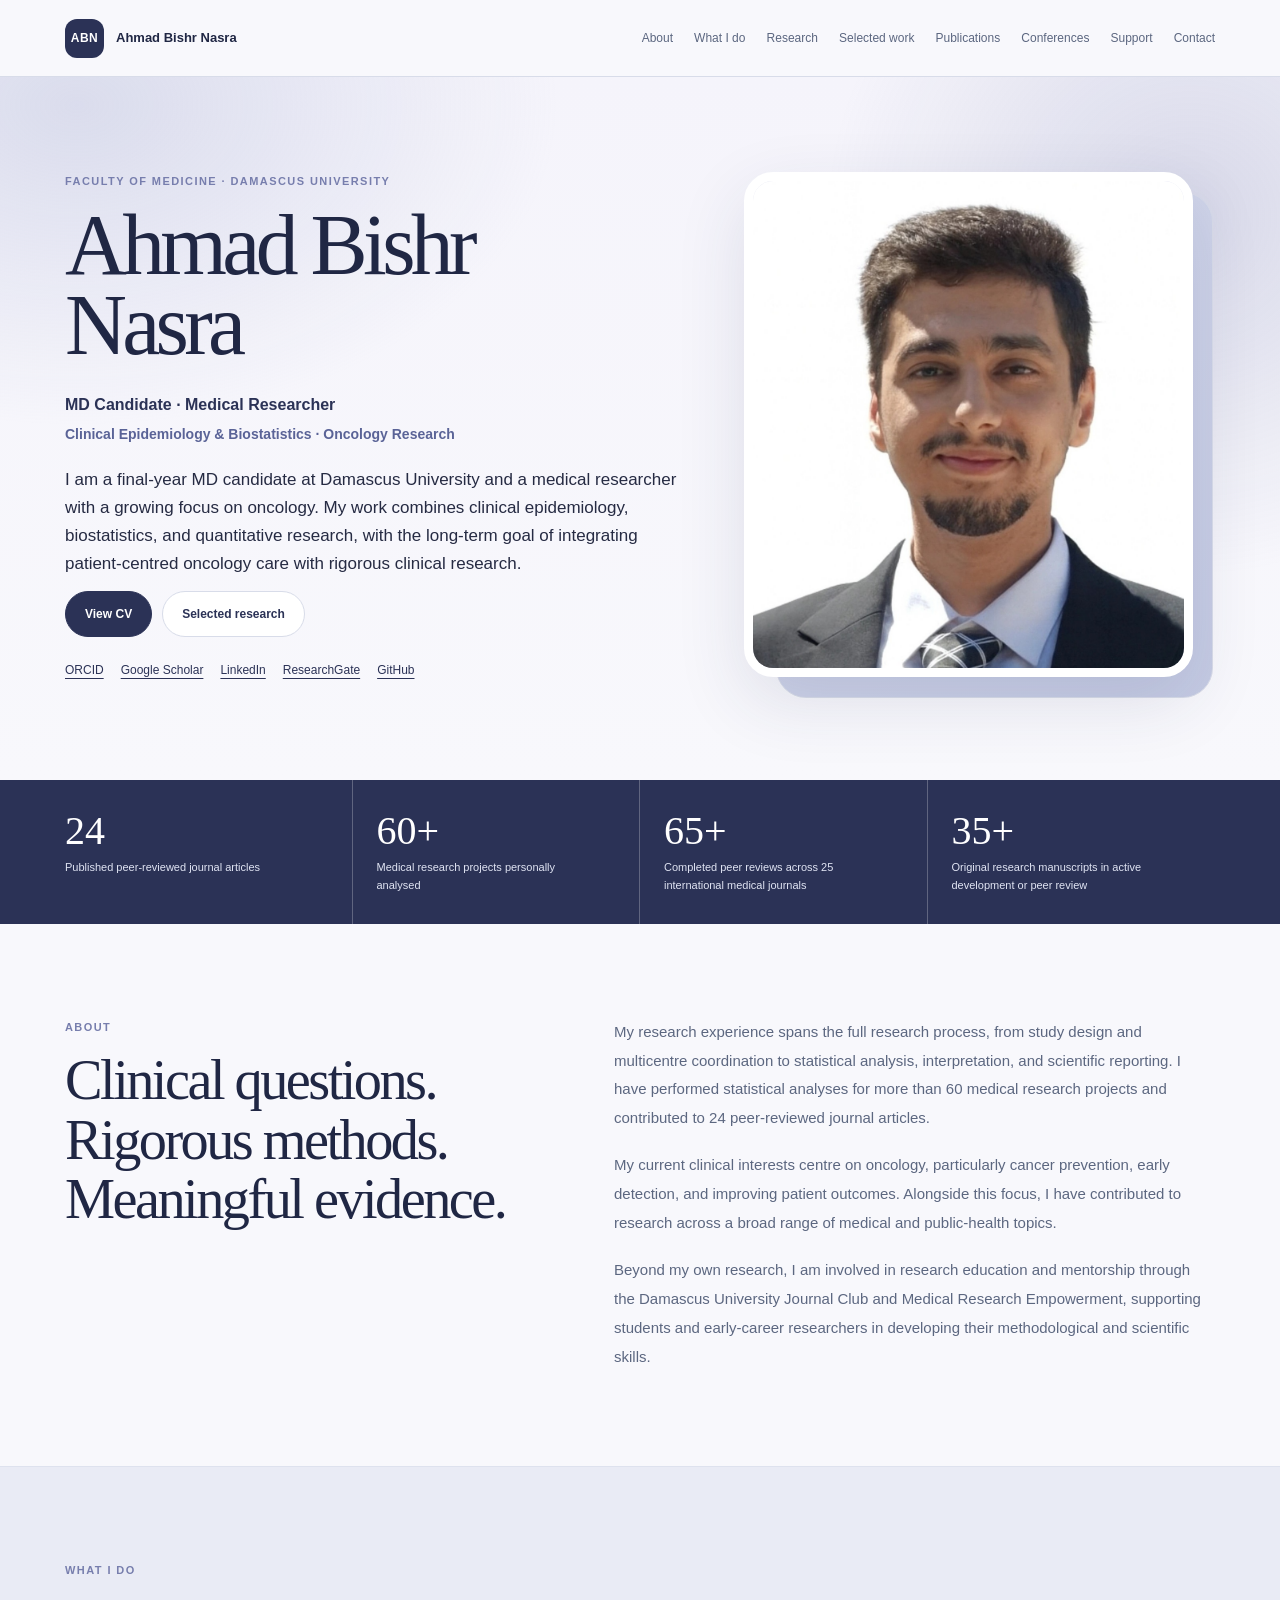
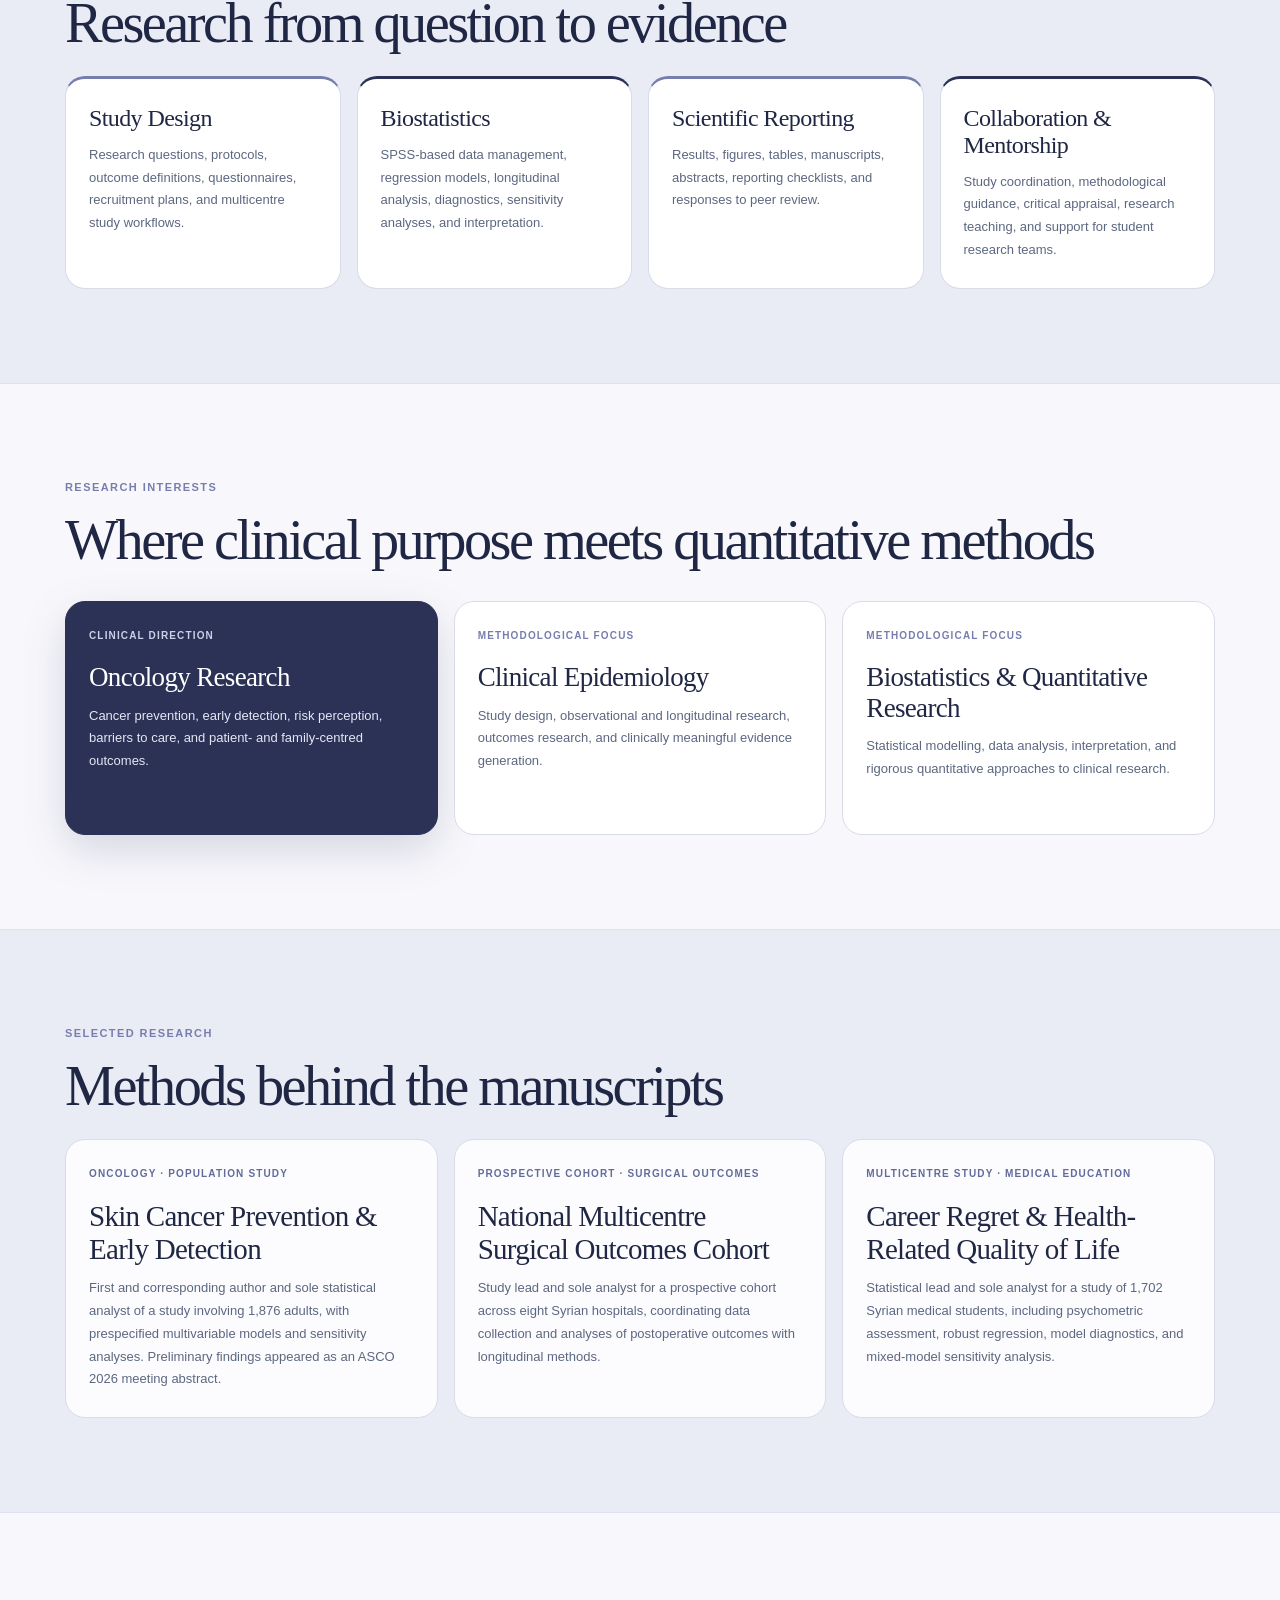
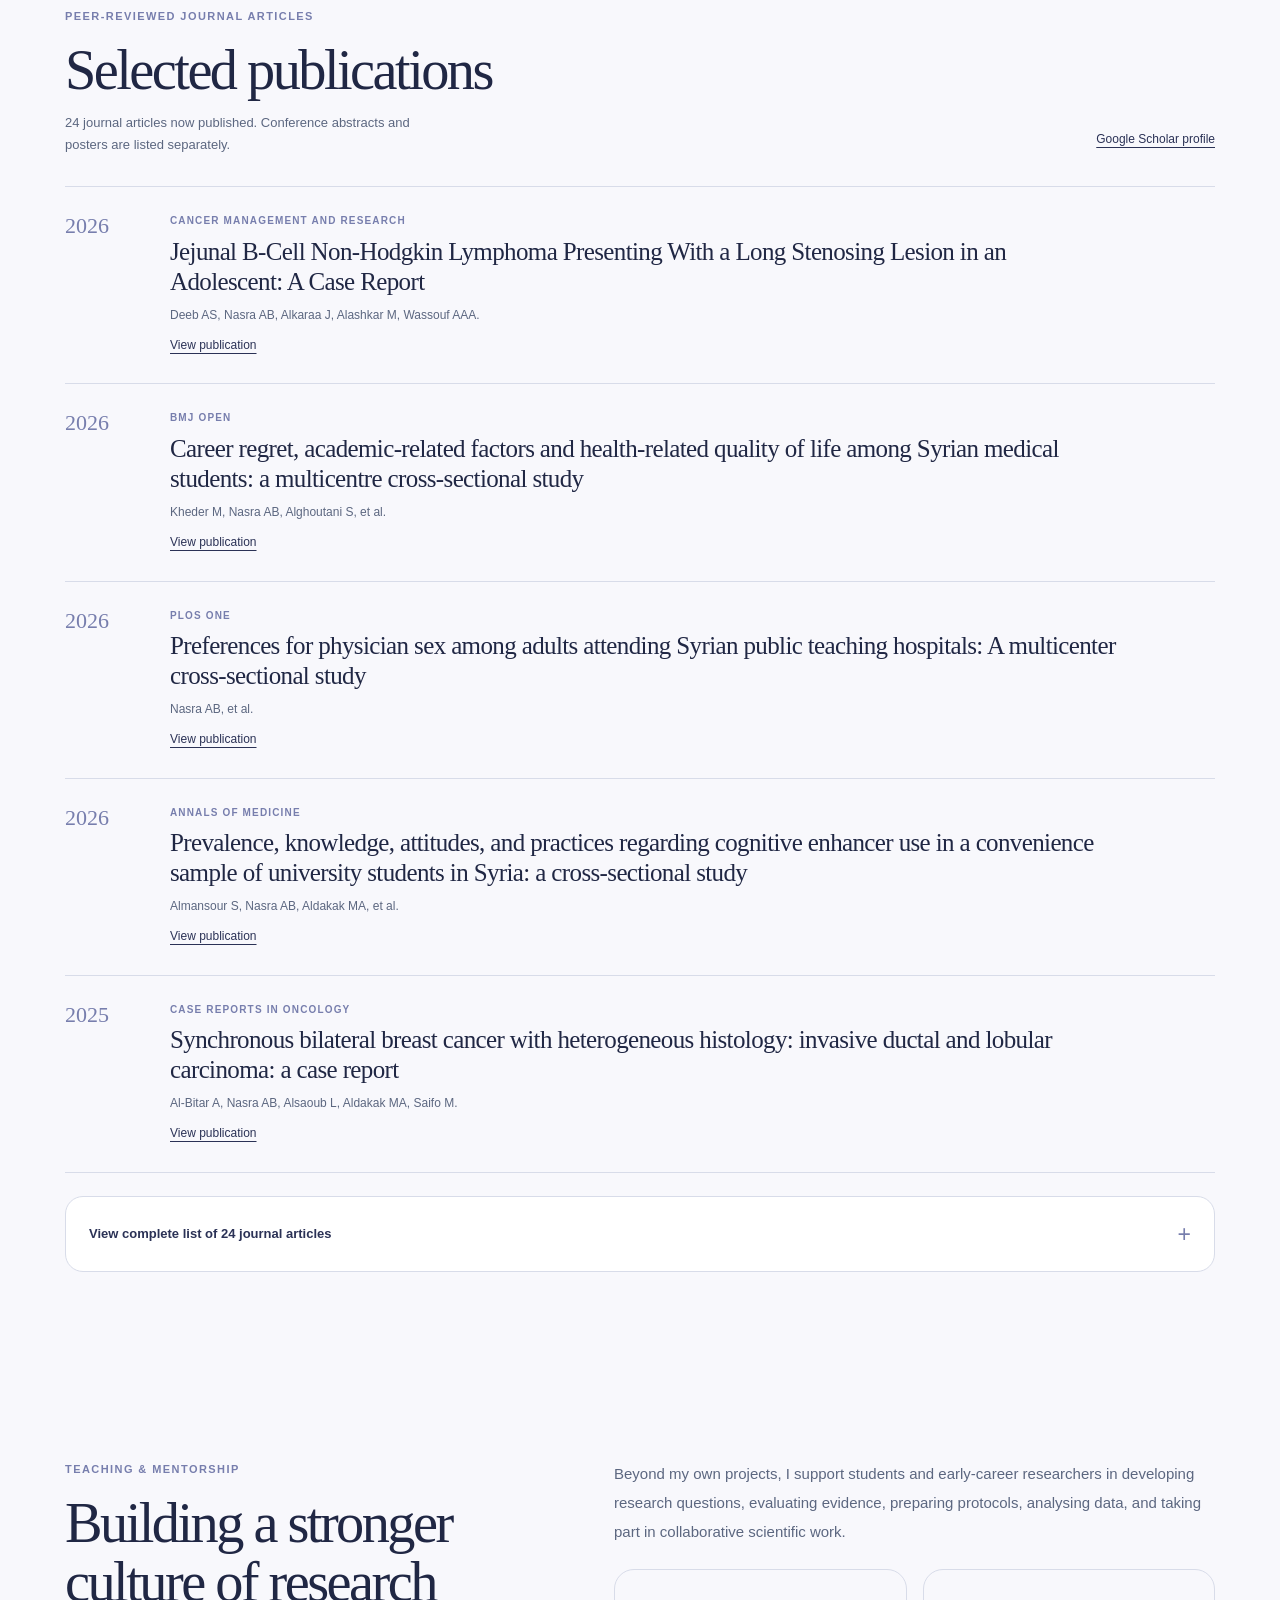
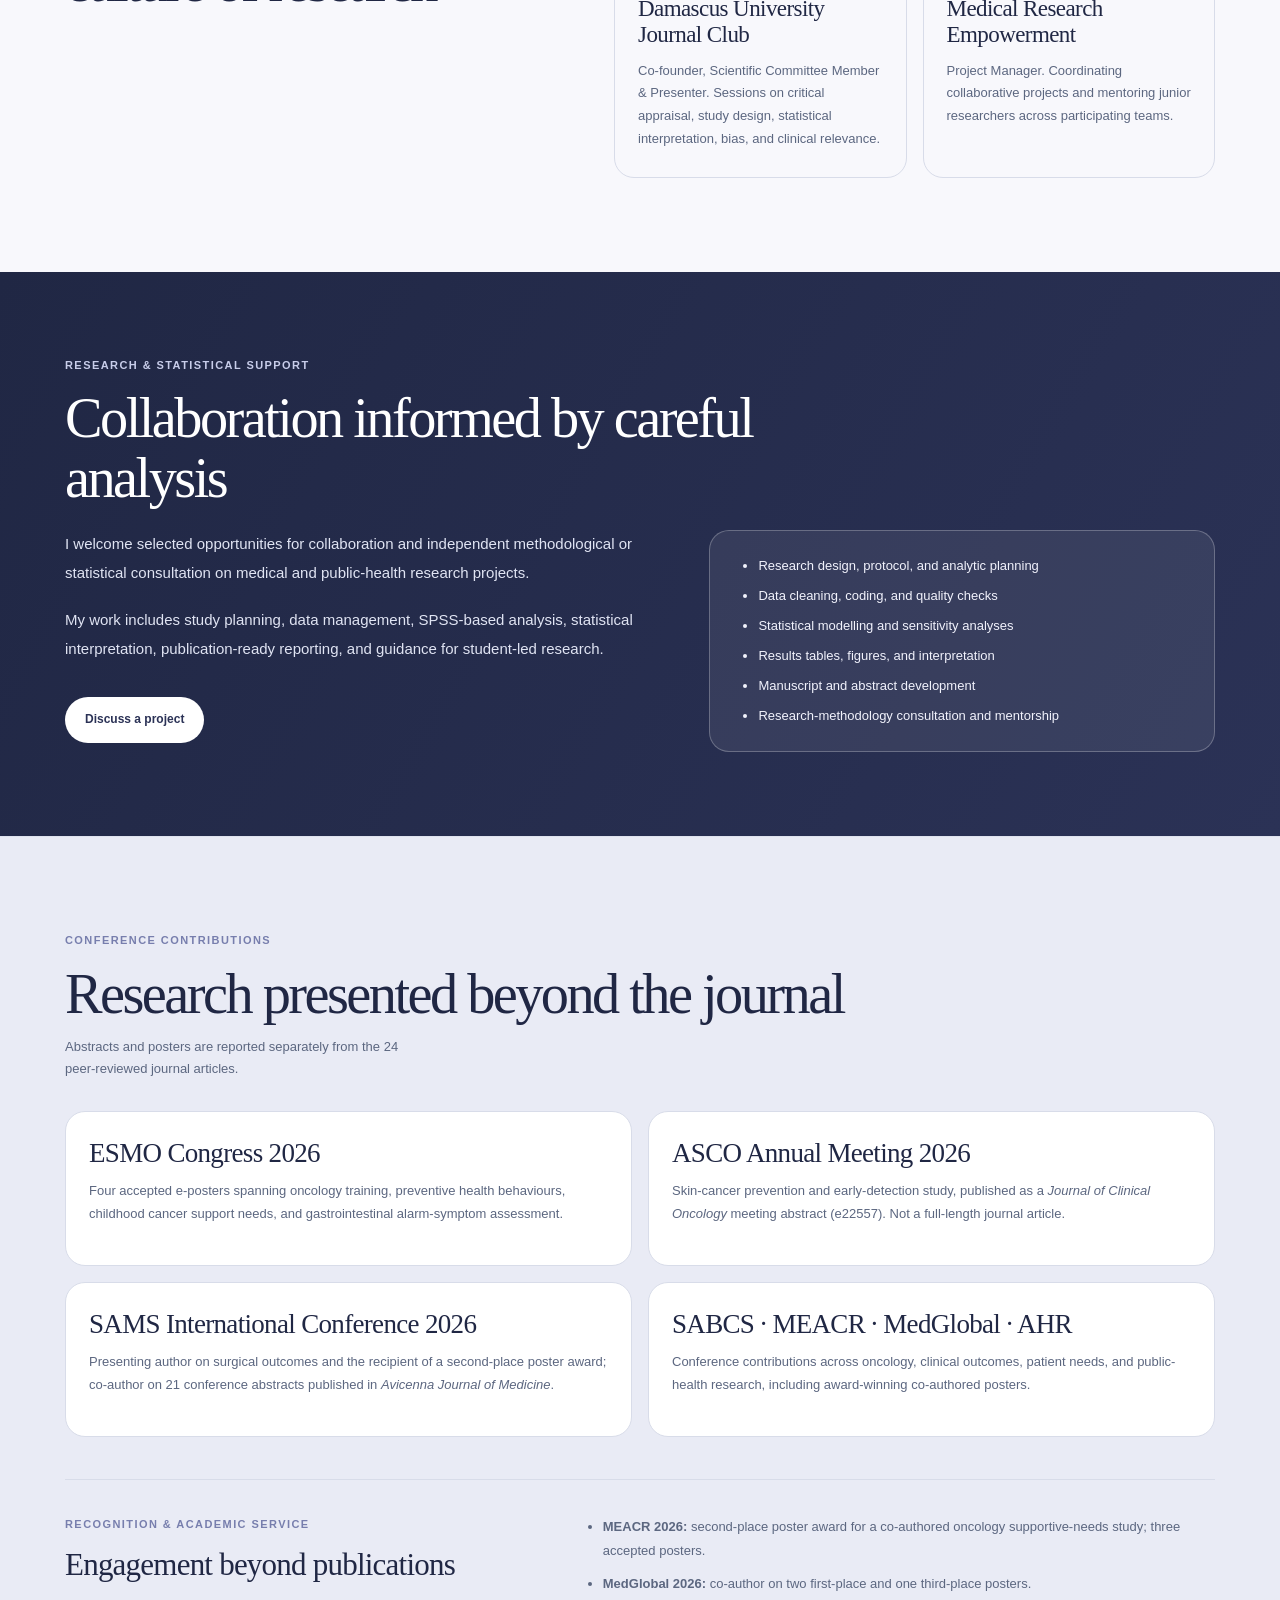
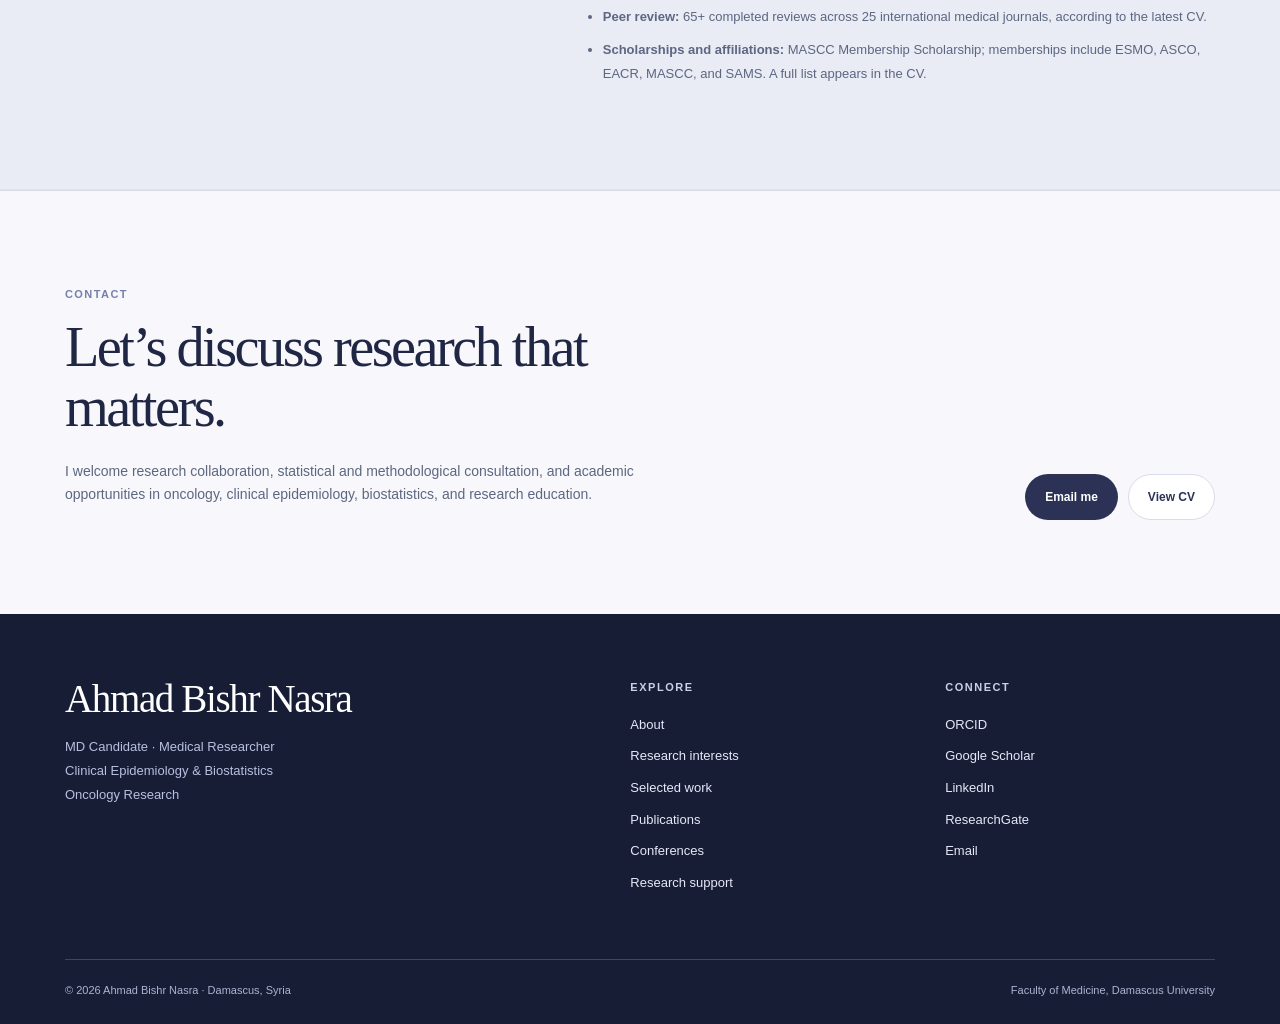
<file: index.html>
<!DOCTYPE html>

<html lang="en">
<head>
<meta charset="utf-8"/>
<meta content="width=device-width, initial-scale=1" name="viewport"/>
<title>Ahmad Bishr Nasra | Medical Researcher · Clinical Epidemiology · Oncology Research</title>
<meta content="Ahmad Bishr Nasra is a final-year MD candidate at Damascus University and medical researcher working in clinical epidemiology, biostatistics, and oncology research, with experience in multicentre studies, statistical analysis, and research mentorship." name="description"/>
<meta content="Ahmad Bishr Nasra" name="author"/>
<meta content="index,follow,max-image-preview:large" name="robots"/>
<meta content="#2B3256" name="theme-color"/>
<link href="https://ahmadbishrnasra.github.io/" rel="canonical"/>
<meta content="profile" property="og:type"/>
<meta content="https://ahmadbishrnasra.github.io/" property="og:url"/>
<meta content="Ahmad Bishr Nasra | Medical Researcher · Clinical Epidemiology · Oncology Research" property="og:title"/>
<meta content="Final-year MD candidate at Damascus University. Clinical epidemiology, biostatistics, oncology research, and research education." property="og:description"/>
<meta content="https://ahmadbishrnasra.github.io/assets/social-card.png?v=20261104" property="og:image"/>
<meta content="Ahmad Bishr Nasra, MD candidate and medical researcher" property="og:image:alt"/>
<meta content="Ahmad Bishr" property="profile:first_name"/>
<meta content="Nasra" property="profile:last_name"/>
<meta content="summary_large_image" name="twitter:card"/>
<meta content="Ahmad Bishr Nasra | Medical Researcher · Clinical Epidemiology · Oncology Research" name="twitter:title"/>
<meta content="MD Candidate · Medical Researcher · Clinical Epidemiology &amp; Biostatistics · Oncology Research. Academic portfolio and research collaboration." name="twitter:description"/>
<meta content="https://ahmadbishrnasra.github.io/assets/social-card.png?v=20261104" name="twitter:image"/>
<meta content="Ahmad Bishr Nasra, MD candidate and medical researcher" name="twitter:image:alt"/>
<link href="assets/favicon.svg" rel="icon" type="image/svg+xml"/>
<link href="styles.css" rel="stylesheet"/>
<script type="application/ld+json">{
  "@context": "https://schema.org",
  "@type": "ProfilePage",
  "name": "Ahmad Bishr Nasra",
  "description": "Academic profile of Ahmad Bishr Nasra, final-year MD candidate and medical researcher at Damascus University working in clinical epidemiology, biostatistics, and oncology research.",
  "url": "https://ahmadbishrnasra.github.io/",
  "dateModified": "2026-11-05T13:17:35+00:00",
  "primaryImageOfPage": {
    "@type": "ImageObject",
    "url": "https://ahmadbishrnasra.github.io/assets/ahmad-bishr-nasra-hero.jpg",
    "contentUrl": "https://ahmadbishrnasra.github.io/assets/ahmad-bishr-nasra-hero.jpg",
    "name": "Ahmad Bishr Nasra",
    "caption": "Professional portrait of Ahmad Bishr Nasra",
    "representativeOfPage": true
  },
  "mainEntity": {
    "@type": "Person",
    "name": "Ahmad Bishr Nasra",
    "givenName": "Ahmad Bishr",
    "familyName": "Nasra",
    "jobTitle": "MD Candidate and Medical Researcher",
    "email": "mailto:ahmadbishrnasra@gmail.com",
    "image": {
      "@type": "ImageObject",
      "url": "https://ahmadbishrnasra.github.io/assets/ahmad-bishr-nasra-hero.jpg",
      "contentUrl": "https://ahmadbishrnasra.github.io/assets/ahmad-bishr-nasra-hero.jpg",
      "name": "Ahmad Bishr Nasra",
      "caption": "Professional portrait of Ahmad Bishr Nasra",
      "representativeOfPage": true
    },
    "url": "https://ahmadbishrnasra.github.io/",
    "identifier": "https://orcid.org/0009-0002-8243-9385",
    "affiliation": {
      "@type": "CollegeOrUniversity",
      "name": "Damascus University",
      "department": "Faculty of Medicine"
    },
    "sameAs": [
      "https://orcid.org/0009-0002-8243-9385",
      "https://scholar.google.com/citations?user=wnWyQ7wAAAAJ&hl=en",
      "https://www.linkedin.com/in/ahmad-bishr-nasra",
      "https://www.researchgate.net/profile/Ahmad-Bishr-Nasra",
      "https://github.com/ahmadbishrnasra"
    ],
    "knowsAbout": [
      "Clinical epidemiology",
      "Biostatistics",
      "Oncology research",
      "Quantitative clinical research",
      "Cancer prevention and early detection",
      "Clinical study design",
      "Outcomes research",
      "Statistical analysis",
      "Multicenter studies",
      "Scientific writing",
      "Research mentorship"
    ]
  }
}</script>
</head>
<body>
<a class="skip-link" href="#main">Skip to content</a>
<header class="site-header">
<div class="wrap nav-wrap">
<a aria-label="Ahmad Bishr Nasra home" class="brand" href="#top">
<span class="brand-mark">ABN</span>
<span class="brand-name">Ahmad Bishr Nasra</span>
</a>
<nav aria-label="Primary navigation" class="nav"><a href="#about">About</a><a href="#work">What I do</a><a href="#focus">Research</a><a href="#projects">Selected work</a><a href="#publications">Publications</a><a href="#conferences">Conferences</a><a href="#support">Support</a><a href="#contact">Contact</a></nav><details class="mobile-menu"><summary aria-label="Open site navigation">Menu <span aria-hidden="true">☰</span></summary><nav aria-label="Mobile navigation"><a href="#about">About</a><a href="#work">What I do</a><a href="#focus">Research</a><a href="#projects">Selected work</a><a href="#publications">Publications</a><a href="#conferences">Conferences</a><a href="#support">Research support</a><a href="#contact">Contact</a></nav></details>
</div>
</header>
<main id="main">
<section class="hero" id="top"><div class="wrap hero-grid">
<div class="hero-copy"><p class="eyebrow">Faculty of Medicine · Damascus University</p>
<h1>Ahmad Bishr<br/>Nasra</h1>
<p class="hero-role">MD Candidate <span aria-hidden="true">·</span> Medical Researcher</p>
<p class="hero-specialism">Clinical Epidemiology &amp; Biostatistics <span aria-hidden="true">·</span> Oncology Research</p>
<p class="hero-tagline">I am a final-year MD candidate at Damascus University and a medical researcher with a growing focus on oncology. My work combines clinical epidemiology, biostatistics, and quantitative research, with the long-term goal of integrating patient-centred oncology care with rigorous clinical research.</p>

<div class="hero-actions"><a class="button primary" href="Ahmad_Bishr_Nasra_CV.pdf?v=20261104" rel="noopener" target="_blank">View CV</a><a class="button secondary" href="#projects">Selected research</a></div>
<div aria-label="Professional profiles" class="profile-links"><a href="https://orcid.org/0009-0002-8243-9385" rel="me noopener" target="_blank">ORCID</a><a href="https://scholar.google.com/citations?user=wnWyQ7wAAAAJ&amp;hl=en" rel="me noopener" target="_blank">Google Scholar</a><a href="https://www.linkedin.com/in/ahmad-bishr-nasra" rel="me noopener" target="_blank">LinkedIn</a><a href="https://www.researchgate.net/profile/Ahmad-Bishr-Nasra" rel="me noopener" target="_blank">ResearchGate</a><a href="https://github.com/ahmadbishrnasra" rel="me noopener" target="_blank">GitHub</a></div>
</div>
<div class="portrait-shell"><div class="portrait-card"><img alt="Professional portrait of Ahmad Bishr Nasra" fetchpriority="high" height="1320" src="assets/ahmad-bishr-nasra-hero.jpg" width="1080"/></div></div></div></section>
<section aria-label="Academic profile highlights" class="metrics">
<div class="wrap metrics-grid">
<article><strong>24</strong><span>Published peer-reviewed journal articles</span></article>
<article><strong>60+</strong><span>Medical research projects personally analysed</span></article>
<article><strong>65+</strong><span>Completed peer reviews across 25 international medical journals</span></article>
<article><strong>35+</strong><span>Original research manuscripts in active development or peer review</span></article>
</div>
</section>
<section class="section" id="about"><div class="wrap split-intro"><div><p class="section-kicker">About</p><h2>Clinical questions.<br/>Rigorous methods.<br/>Meaningful evidence.</h2></div><div class="prose large-prose"><p>My research experience spans the full research process, from study design and multicentre coordination to statistical analysis, interpretation, and scientific reporting. I have performed statistical analyses for more than 60 medical research projects and contributed to 24 peer-reviewed journal articles.</p><p>My current clinical interests centre on oncology, particularly cancer prevention, early detection, and improving patient outcomes. Alongside this focus, I have contributed to research across a broad range of medical and public-health topics.</p><p>Beyond my own research, I am involved in research education and mentorship through the Damascus University Journal Club and Medical Research Empowerment, supporting students and early-career researchers in developing their methodological and scientific skills.</p></div></div></section>
<section class="section section-soft" id="work"><div class="wrap"><p class="section-kicker">What I do</p><h2>Research from question to evidence</h2><div class="cards work-grid">
<article class="card feature-card"><h3>Study Design</h3><p>Research questions, protocols, outcome definitions, questionnaires, recruitment plans, and multicentre study workflows.</p></article>
<article class="card feature-card"><h3>Biostatistics</h3><p>SPSS-based data management, regression models, longitudinal analysis, diagnostics, sensitivity analyses, and interpretation.</p></article>
<article class="card feature-card"><h3>Scientific Reporting</h3><p>Results, figures, tables, manuscripts, abstracts, reporting checklists, and responses to peer review.</p></article>
<article class="card feature-card"><h3>Collaboration &amp; Mentorship</h3><p>Study coordination, methodological guidance, critical appraisal, research teaching, and support for student research teams.</p></article>
</div></div></section>
<section class="section" id="focus"><div class="wrap"><div class="section-heading-row"><div><p class="section-kicker">Research interests</p><h2>Where clinical purpose meets quantitative methods</h2></div></div>
<div class="cards focus-grid"><article class="card focus-card featured-card"><span class="tag">Clinical direction</span><h3>Oncology Research</h3><p>Cancer prevention, early detection, risk perception, barriers to care, and patient- and family-centred outcomes.</p></article><article class="card focus-card"><span class="tag">Methodological focus</span><h3>Clinical Epidemiology</h3><p>Study design, observational and longitudinal research, outcomes research, and clinically meaningful evidence generation.</p></article><article class="card focus-card"><span class="tag">Methodological focus</span><h3>Biostatistics &amp; Quantitative Research</h3><p>Statistical modelling, data analysis, interpretation, and rigorous quantitative approaches to clinical research.</p></article></div>

</div></section>
<section class="section section-soft" id="projects"><div class="wrap"><p class="section-kicker">Selected research</p><h2>Methods behind the manuscripts</h2><div class="cards focus-grid project-grid">
<article class="card project-card"><span class="tag">Oncology · Population study</span><h3>Skin Cancer Prevention &amp; Early Detection</h3><p>First and corresponding author and sole statistical analyst of a study involving 1,876 adults, with prespecified multivariable models and sensitivity analyses. Preliminary findings appeared as an ASCO 2026 meeting abstract.</p></article>
<article class="card project-card"><span class="tag">Prospective cohort · Surgical outcomes</span><h3>National Multicentre Surgical Outcomes Cohort</h3><p>Study lead and sole analyst for a prospective cohort across eight Syrian hospitals, coordinating data collection and analyses of postoperative outcomes with longitudinal methods.</p></article>
<article class="card project-card"><span class="tag">Multicentre study · Medical education</span><h3>Career Regret &amp; Health-Related Quality of Life</h3><p>Statistical lead and sole analyst for a study of 1,702 Syrian medical students, including psychometric assessment, robust regression, model diagnostics, and mixed-model sensitivity analysis.</p></article>
</div></div></section>
<section class="section" id="publications"><div class="wrap"><div class="section-heading-row"><div><p class="section-kicker">Peer-reviewed journal articles</p><h2>Selected publications</h2><p class="section-note">24 journal articles now published. Conference abstracts and posters are listed separately.</p></div><a class="text-link" href="https://scholar.google.com/citations?user=wnWyQ7wAAAAJ&amp;hl=en" rel="noopener" target="_blank">Google Scholar profile</a></div>
<div class="publication-list">
<article class="publication"><span class="pub-year">2026</span><div><p class="pub-journal">Cancer Management and Research</p><h3>Jejunal B-Cell Non-Hodgkin Lymphoma Presenting With a Long Stenosing Lesion in an Adolescent: A Case Report</h3><p class="pub-authors">Deeb AS, Nasra AB, Alkaraa J, Alashkar M, Wassouf AAA.</p><a href="https://doi.org/10.2147/CMAR.S657567" rel="noopener" target="_blank">View publication</a></div></article>
<article class="publication"><span class="pub-year">2026</span><div><p class="pub-journal">BMJ Open</p><h3>Career regret, academic-related factors and health-related quality of life among Syrian medical students: a multicentre cross-sectional study</h3><p class="pub-authors">Kheder M, Nasra AB, Alghoutani S, et al.</p><a href="https://doi.org/10.1136/bmjopen-2026-118578" rel="noopener" target="_blank">View publication</a></div></article>
<article class="publication"><span class="pub-year">2026</span><div><p class="pub-journal">PLOS ONE</p><h3>Preferences for physician sex among adults attending Syrian public teaching hospitals: A multicenter cross-sectional study</h3><p class="pub-authors">Nasra AB, et al.</p><a href="https://doi.org/10.1371/journal.pone.0359066" rel="noopener" target="_blank">View publication</a></div></article>
<article class="publication"><span class="pub-year">2026</span><div><p class="pub-journal">Annals of Medicine</p><h3>Prevalence, knowledge, attitudes, and practices regarding cognitive enhancer use in a convenience sample of university students in Syria: a cross-sectional study</h3><p class="pub-authors">Almansour S, Nasra AB, Aldakak MA, et al.</p><a href="https://doi.org/10.1080/07853890.2026.2751291" rel="noopener" target="_blank">View publication</a></div></article>
<article class="publication"><span class="pub-year">2025</span><div><p class="pub-journal">Case Reports in Oncology</p><h3>Synchronous bilateral breast cancer with heterogeneous histology: invasive ductal and lobular carcinoma: a case report</h3><p class="pub-authors">Al-Bitar A, Nasra AB, Alsaoub L, Aldakak MA, Saifo M.</p><a href="https://doi.org/10.1159/000548545" rel="noopener" target="_blank">View publication</a></div></article>
</div>
<details class="more-publications"><summary>View complete list of 24 journal articles <span aria-hidden="true">+</span></summary><ol>
<li>Nasra AB, Al-Dairy A, Almohamad A, Jabr A, Al-Dairy Y. Supravalvular aortic stenosis with aneurysmal dilation and infective vegetations of the aortic arch in a pediatric patient with Williams syndrome: a case report and review of the literature. <em>Journal of Medical Case Reports</em>. 2026. <a href="https://doi.org/10.1186/s13256-026-05868-5" rel="noopener" target="_blank">doi:10.1186/s13256-026-05868-5</a>.</li>
<li>Nasra AB, Barghouth R, Al-Bitar A, Solaiman A. Incidental giant mesenteric lipoma: a case report. <em>Radiology Case Reports</em>. 2026. <a href="https://doi.org/10.1016/j.radcr.2025.10.022" rel="noopener" target="_blank">doi:10.1016/j.radcr.2025.10.022</a>.</li>
<li>Abubakir M, Nasra AB, Sabbagh L, Barghouth R, Al Ali MM. Extensive cervico-vaginal ischemic injury reaching the bladder base following obstructed labor in a macrosomic pregnancy: a case report. <em>International Journal of Surgery Case Reports</em>. 2026. <a href="https://doi.org/10.1097/RC9.0000000000000062" rel="noopener" target="_blank">doi:10.1097/RC9.0000000000000062</a>.</li>
<li>Al-Bitar A, Nasra AB, Alsaoub L, Aldakak MA, Saifo M. Synchronous bilateral breast cancer with heterogeneous histology: invasive ductal and lobular carcinoma: a case report. <em>Case Reports in Oncology</em>. 2025. <a href="https://doi.org/10.1159/000548545" rel="noopener" target="_blank">doi:10.1159/000548545</a>.</li>
<li>Nasra AB, Al-Bitar A. Complete resection of an incidentally discovered posterior mediastinal ganglioneuroma in an asymptomatic child: a case report. <em>Journal of Surgical Case Reports</em>. 2025. <a href="https://doi.org/10.1093/jscr/rjaf685" rel="noopener" target="_blank">doi:10.1093/jscr/rjaf685</a>.</li>
<li>Almawaz MY, Al-Assi F, Katbi E, et al. Quality of life and patient satisfaction among individuals with cutaneous leishmaniasis in Syria: a cross-sectional study. <em>Infectious Diseases of Poverty</em>. 2026. <a href="https://doi.org/10.1186/s40249-025-01409-2" rel="noopener" target="_blank">doi:10.1186/s40249-025-01409-2</a>.</li>
<li>Al-Bitar A, Janoud O, Alyassin D, et al. Euthanasia in Syria: an examination of medical student attitudes and predictors in a conflict zone. <em>BMC Medical Ethics</em>. 2026. <a href="https://doi.org/10.1186/s12910-026-01402-w" rel="noopener" target="_blank">doi:10.1186/s12910-026-01402-w</a>.</li>
<li>Al-Bitar A, Nasra AB, Alsaoub L, et al. Workplace violence in a conflict zone: a study from Syria's healthcare frontline. <em>BMC Public Health</em>. 2025. <a href="https://doi.org/10.1186/s12889-025-26102-9" rel="noopener" target="_blank">doi:10.1186/s12889-025-26102-9</a>.</li>
<li>Nasra AB, Aldakak MA, Fallouh N, Alabdullah N, Darwish M, Alshurbaji MF, Alkhamis YA, Hammadieh A. Solid pseudopapillary neoplasm of the pancreatic head in an 18-year-old presenting with chronic intermittent abdominal pain: a case report. <em>Case Reports in Oncology</em>. 2026. <a href="https://doi.org/10.1159/000551633" rel="noopener" target="_blank">doi:10.1159/000551633</a>.</li>
<li>Aldakak MA, Nasra AB, Ahmad R, Abo Dakka Y, Ibrahim B, Souleiman Y. Recurrent hepatic hydatid disease presenting with biliptysis and suspected bronchobiliary fistula: successful management via thoracotomy, lung wedge resection, and diaphragmatic/subdiaphragmatic cyst evacuation. <em>Journal of Cardiothoracic Surgery</em>. 2026. <a href="https://doi.org/10.1186/s13019-026-04184-9" rel="noopener" target="_blank">doi:10.1186/s13019-026-04184-9</a>.</li>
<li>Aldakak MA, Nasra AB, Abo Dakka Y, Ibrahim B, Chaban H. Late-presenting left Bochdalek hernia with intrathoracic transverse colon causing progressive exertional dyspnea: a case report. <em>Journal of Cardiothoracic Surgery</em>. 2026. <a href="https://doi.org/10.1186/s13019-026-04202-w" rel="noopener" target="_blank">doi:10.1186/s13019-026-04202-w</a>.</li>
<li>Nasra AB, Tannous G, Aldakak MA, Ahmad R, Al Jabban Y, Sahloul W, Darwish B. Traumatic bilothorax following right thoracoabdominal gunshot injury: a case report of stepwise endoscopic and surgical management. <em>BMC Surgery</em>. 2026. <a href="https://doi.org/10.1186/s12893-026-03795-2" rel="noopener" target="_blank">doi:10.1186/s12893-026-03795-2</a>.</li>
<li>Aldakak MA, Nasra AB, Ahmad R, Alhallaq H, Assoud K, Chaban H. Cytokeratin-positive pleomorphic chest wall sarcoma mimicking MPNST: a case report. <em>Cancer Management and Research</em>. 2026. <a href="https://doi.org/10.2147/CMAR.S606289" rel="noopener" target="_blank">doi:10.2147/CMAR.S606289</a>.</li>
<li>Almansour S, Farhat R, Almansour M, Al-Deeb R, Daboul R, Nasra AB, Odeh ZA, Rajjoub N, Zeno M, Alshreibati F. Academic reading format preferences among Syrian medical students: a cross-institutional survey. <em>Advances in Medical Education and Practice</em>. 2026. <a href="https://doi.org/10.2147/AMEP.S604141" rel="noopener" target="_blank">doi:10.2147/AMEP.S604141</a>.</li>
<li>Al Saleh M, Nasra AB, Hussein M, Fallouh N, Nassif E, Haj Kasem S, Al-Deeb R, Afeef M, Darwish T. Digital Eye Strain and Perceived Academic Burden Among Syrian Medical Students: A Multicenter Cross-Sectional Study of Symptom Burden and Associated Factors. <em>Advances in Medical Education and Practice</em>. 2026;17:630940. <a href="https://doi.org/10.2147/AMEP.S630940" rel="noopener" target="_blank">doi:10.2147/AMEP.S630940</a>.</li>
<li>Al-Deeb R, Nasra AB, Aldakak MA, et al. Medication Access Barriers and Perceived Health Consequences in Post-War Syria: A Cross-Sectional Study in Homs. <em>Global Health Action</em>. 2026. <a href="https://doi.org/10.1080/16549716.2026.2726661" rel="noopener" target="_blank">doi:10.1080/16549716.2026.2726661</a>.</li>
<li>Al-Deeb R, Aldakak MA, Nasra AB, Almansour S, et al. Emergency Care Competence and Resource Gaps Among Resident Physicians in Selected Syrian Governmental Hospitals: Implications for Health System Recovery. <em>Journal of Multidisciplinary Healthcare</em>. 2026. <a href="https://doi.org/10.2147/JMDH.S631468" rel="noopener" target="_blank">doi:10.2147/JMDH.S631468</a>.</li>
<li>Gergeus R, Nasra AB, Barghouth R, Sheikh Ali D. Non-Radiographic Axial Spondyloarthritis Presenting with Anterior Chest Wall Pain without Inflammatory Back Pain in an HLA-B27-Negative Young Man: A Case Report Highlighting Diagnostic Challenges. <em>International Medical Case Reports Journal</em>. 2026. <a href="https://doi.org/10.2147/IMCRJ.S639166" rel="noopener" target="_blank">doi:10.2147/IMCRJ.S639166</a>.</li>
<li>Al-Deeb R, Al Kheder T, Nasra AB, Kseibi H, et al. Patient Preferences Regarding Undergraduate Medical Student Participation in Clinical Care: A Multicenter Cross-Sectional Study in Syria. <em>Patient Preference and Adherence</em>. 2026. <a href="https://doi.org/10.2147/PPA.S644198" rel="noopener" target="_blank">doi:10.2147/PPA.S644198</a>.</li>
<li>Nasra AB, Abubakir M, Sabbagh L, et al. Preferences for physician sex among adults attending Syrian public teaching hospitals: A multicenter cross-sectional study. <em>PLOS ONE</em>. 2026. <a href="https://doi.org/10.1371/journal.pone.0359066" rel="noopener" target="_blank">doi:10.1371/journal.pone.0359066</a>.</li>
<li>Al Malla A, Nasra AB, Almansour S, Aldakak MA, Al Saleh M, Alkhateeb J, Salman LB, Latifeh Y. Knowledge gaps, primary care provider counselling, and barriers to diabetic retinopathy screening among adults with diabetes in Syria: a multicenter cross-sectional study. <em>Diabetes, Metabolic Syndrome and Obesity</em>. 2026;19:624626. <a href="https://doi.org/10.2147/DMSO.S624626" rel="noopener" target="_blank">doi:10.2147/DMSO.S624626</a>.</li>
<li>Kheder M, Nasra AB, Alghoutani S, et al. Career regret, academic-related factors, and health-related quality of life among Syrian medical students: a multicentre cross-sectional study. <em>BMJ Open</em>. 2026;16(10):e118578. <a href="https://doi.org/10.1136/bmjopen-2026-118578" rel="noopener" target="_blank">doi:10.1136/bmjopen-2026-118578</a>.</li>
<li>Deeb AS, Nasra AB, Alkaraa J, Alashkar M, Wassouf AAA. Jejunal B-Cell Non-Hodgkin Lymphoma Presenting With a Long Stenosing Lesion in an Adolescent: A Case Report. <em>Cancer Management and Research</em>. 2026;18:657567. <a href="https://doi.org/10.2147/CMAR.S657567" rel="noopener" target="_blank">doi:10.2147/CMAR.S657567</a>.</li>
<li>Almansour S, Nasra AB, Aldakak MA, Barhoum B, Salloum J, Abidan B, Zaghbour E, Khaddam W. Prevalence, Knowledge, Attitudes, and Practices Regarding Cognitive Enhancer Use in a Convenience Sample of University Students in Syria: A Cross-Sectional Study. <em>Annals of Medicine</em>. 2026;58(1):2751291. <a href="https://doi.org/10.1080/07853890.2026.2751291" rel="noopener" target="_blank">doi:10.1080/07853890.2026.2751291</a>.</li>
</ol></details>
</div></section>
<section class="section" id="mentorship"><div class="wrap two-col mentorship-grid"><div><p class="section-kicker">Teaching &amp; mentorship</p><h2>Building a stronger culture of research</h2></div><div class="prose"><p>Beyond my own projects, I support students and early-career researchers in developing research questions, evaluating evidence, preparing protocols, analysing data, and taking part in collaborative scientific work.</p>
<div class="cards mini-grid"><article class="card mini-card"><h3>Damascus University Journal Club</h3><p>Co-founder, Scientific Committee Member &amp; Presenter. Sessions on critical appraisal, study design, statistical interpretation, bias, and clinical relevance.</p></article>
<article class="card mini-card"><h3>Medical Research Empowerment</h3><p>Project Manager. Coordinating collaborative projects and mentoring junior researchers across participating teams.</p></article></div></div></div></section>
<section class="section section-dark" id="support"><div class="wrap"><p class="section-kicker light">Research &amp; statistical support</p><h2>Collaboration informed by careful analysis</h2><div class="support-grid"><div class="prose support-prose"><p>I welcome selected opportunities for collaboration and independent methodological or statistical consultation on medical and public-health research projects.</p><p>My work includes study planning, data management, SPSS-based analysis, statistical interpretation, publication-ready reporting, and guidance for student-led research.</p><a class="button support-button" href="mailto:ahmadbishrnasra@gmail.com?subject=Research%20collaboration%20inquiry">Discuss a project</a></div>
<div class="support-list-wrap"><ul class="support-list"><li>Research design, protocol, and analytic planning</li><li>Data cleaning, coding, and quality checks</li><li>Statistical modelling and sensitivity analyses</li><li>Results tables, figures, and interpretation</li><li>Manuscript and abstract development</li><li>Research-methodology consultation and mentorship</li></ul></div></div></div></section>
<section class="section section-soft" id="conferences"><div class="wrap"><div class="section-heading-row"><div><p class="section-kicker">Conference contributions</p><h2>Research presented beyond the journal</h2><p class="section-note">Abstracts and posters are reported separately from the 24 peer-reviewed journal articles.</p></div></div>
<div class="cards conference-grid"><article class="card"><h3>ESMO Congress 2026</h3><p>Four accepted e-posters spanning oncology training, preventive health behaviours, childhood cancer support needs, and gastrointestinal alarm-symptom assessment.</p></article>
<article class="card"><h3>ASCO Annual Meeting 2026</h3><p>Skin-cancer prevention and early-detection study, published as a <em>Journal of Clinical Oncology</em> meeting abstract (e22557). Not a full-length journal article.</p></article>
<article class="card"><h3>SAMS International Conference 2026</h3><p>Presenting author on surgical outcomes and the recipient of a second-place poster award; co-author on 21 conference abstracts published in <em>Avicenna Journal of Medicine</em>.</p></article>
<article class="card"><h3>SABCS · MEACR · MedGlobal · AHR</h3><p>Conference contributions across oncology, clinical outcomes, patient needs, and public-health research, including award-winning co-authored posters.</p></article></div>
<div class="recognition-block"><div><p class="section-kicker">Recognition &amp; academic service</p><h3>Engagement beyond publications</h3></div><ul class="clean-list"><li><strong>MEACR 2026:</strong> second-place poster award for a co-authored oncology supportive-needs study; three accepted posters.</li><li><strong>MedGlobal 2026:</strong> co-author on two first-place and one third-place posters.</li><li><strong>Peer review:</strong> 65+ completed reviews across 25 international medical journals, according to the latest CV.</li><li><strong>Scholarships and affiliations:</strong> MASCC Membership Scholarship; memberships include ESMO, ASCO, EACR, MASCC, and SAMS. A full list appears in the CV.</li></ul></div>
</div></section>
<section class="section contact" id="contact"><div class="wrap contact-box"><div><p class="section-kicker light">Contact</p><h2>Let’s discuss research that matters.</h2><p>I welcome research collaboration, statistical and methodological consultation, and academic opportunities in oncology, clinical epidemiology, biostatistics, and research education.</p></div><div class="contact-actions"><a class="button light-button" href="mailto:ahmadbishrnasra@gmail.com">Email me</a><a class="button ghost-light" href="Ahmad_Bishr_Nasra_CV.pdf?v=20261104" rel="noopener" target="_blank">View CV</a></div></div></section>
</main>
<footer class="footer"><div class="wrap"><div class="footer-main"><div><p class="footer-heading">Ahmad Bishr Nasra</p><p>MD Candidate · Medical Researcher<br/>Clinical Epidemiology &amp; Biostatistics<br/>Oncology Research</p></div>
<div><h4>Explore</h4><a href="#about">About</a><a href="#focus">Research interests</a><a href="#projects">Selected work</a><a href="#publications">Publications</a><a href="#conferences">Conferences</a><a href="#support">Research support</a></div>
<div><h4>Connect</h4><a href="https://orcid.org/0009-0002-8243-9385" rel="me noopener" target="_blank">ORCID</a><a href="https://scholar.google.com/citations?user=wnWyQ7wAAAAJ&amp;hl=en" rel="me noopener" target="_blank">Google Scholar</a><a href="https://www.linkedin.com/in/ahmad-bishr-nasra" rel="me noopener" target="_blank">LinkedIn</a><a href="https://www.researchgate.net/profile/Ahmad-Bishr-Nasra" rel="me noopener" target="_blank">ResearchGate</a><a href="mailto:ahmadbishrnasra@gmail.com">Email</a></div></div><div class="footer-lower"><span>© 2026 Ahmad Bishr Nasra · Damascus, Syria</span><span>Faculty of Medicine, Damascus University</span></div></div></footer>
</body>
</html>
</file>
<file: styles.css>
:root {
  --primary: #2B3256;
  --deep: #202744;
  --deepest: #171D35;
  --secondary: #777EAD;
  --silver: #AEB5D6;
  --mist: #E9EBF5;
  --paper: #F8F8FC;
  --white: #FFFFFF;
  --ink: #262B43;
  --muted: #5C6780;
  --line: #D8DCE9;
  --warm: #F5F4FB;
  --shadow: 0 24px 70px rgba(42,49,87,.12);
  --max: 1150px;
}
* { box-sizing: border-box; }
html { scroll-behavior: smooth; scroll-padding-top: 90px; }
body { margin: 0; background: var(--paper); color: var(--ink); font-family: Arial, Helvetica, sans-serif; line-height: 1.67; -webkit-font-smoothing: antialiased; }
a { color: inherit; }
img { max-width: 100%; display: block; }
button, a { -webkit-tap-highlight-color: transparent; }
a:focus-visible, summary:focus-visible { outline: 3px solid var(--secondary); outline-offset: 4px; border-radius: 5px; }
.wrap { width: min(calc(100% - 64px), var(--max)); margin: 0 auto; }
.skip-link { position: absolute; left: -9999px; }
.skip-link:focus { left: 15px; top: 12px; background: white; padding: 10px 16px; z-index: 100; }

.site-header { position: sticky; top: 0; z-index: 50; background: rgba(248,248,252,.96); backdrop-filter: blur(12px); border-bottom: 1px solid var(--line); }
.nav-wrap { min-height: 76px; display: flex; align-items: center; justify-content: space-between; gap: 24px; }
.brand { display: flex; align-items: center; gap: 12px; font-size: 13px; color: var(--deep); text-decoration: none; font-weight: 750; white-space: nowrap; }
.brand-mark { width: 39px; height: 39px; border-radius: 12px; display: grid; place-items: center; background: var(--primary); color: white; font-size: 12px; letter-spacing: .04em; }
.nav { display: flex; align-items: center; gap: clamp(11px,1.65vw,23px); font-size: 12px; color: var(--muted); }
.nav a { text-decoration: none; white-space: nowrap; }
.nav a:hover { color: var(--primary); text-decoration: underline; text-underline-offset: 5px; }
.mobile-menu { display: none; }

.hero { padding: 77px 0 82px; background: radial-gradient(ellipse 38% 68% at 93% 20%,rgba(119,126,173,.24),transparent 75%), radial-gradient(ellipse 47% 57% at 6% 4%,rgba(174,181,214,.38),transparent 80%),linear-gradient(180deg,var(--warm),var(--paper)); }
.hero-grid { display: grid; grid-template-columns: minmax(0,1.13fr) minmax(320px,.87fr); gap: clamp(38px,5.2vw,70px); align-items: center; }
.eyebrow, .section-kicker { color: var(--secondary); margin: 0 0 15px; font-size: 11px; font-weight: 800; letter-spacing: .13em; text-transform: uppercase; }
h1, h2, h3, .footer-heading { font-family: 'Times New Roman',Times,serif; font-weight: 400; }
h1 { font-size: clamp(4rem,6.7vw,6.3rem); line-height: .94; letter-spacing: -.055em; margin: 0 0 25px; color: var(--deep); }
h2 { font-size: clamp(2.6rem,4.4vw,4rem); line-height: 1.06; letter-spacing: -.045em; color: var(--deep); margin: 0 0 22px; }
h3 { font-size: 1.58rem; letter-spacing: -.025em; line-height: 1.12; color: var(--deep); margin: 0 0 13px; }
.hero-role { font-size: 16px; margin: 0 0 4px; font-weight: 700; color: var(--primary); }
.hero-specialism { font-size: 14px; margin: 0 0 20px; font-weight: 750; color: #5A6397; }
.hero-tagline { max-width: 620px; font-size: 17px; line-height: 1.65; margin: 0 0 13px; color: var(--ink); }
.hero-text { max-width: 620px; font-size: 13px; color: var(--muted); line-height: 1.85; margin: 0 0 25px; }
.hero-actions, .profile-links, .contact-actions { display: flex; flex-wrap: wrap; gap: 10px; align-items: center; }
.button { display: inline-flex; align-items: center; justify-content: center; min-height: 46px; padding: 0 19px; border: 1px solid transparent; border-radius: 999px; font-size: 12px; font-weight: 760; text-decoration: none; transition: transform .18s,background .18s; }
.button:hover { transform: translateY(-1px); }
.primary { background: var(--primary); color: white; border-color: var(--primary); }
.secondary { background: white; color: var(--primary); border-color: var(--line); }
.profile-links { margin-top: 23px; gap: 12px 17px; color: var(--primary); font-size: 12px; }
.profile-links a { text-underline-offset: 4px; }
.portrait-shell { position: relative; padding: 18px 22px 21px 0; min-width: 0; }
.portrait-shell::before { content: ''; position: absolute; inset: 38px 2px 0 32px; border: 1px solid var(--line); border-radius: 30px; background: linear-gradient(135deg,#D7DBEE,#C5CBE4); }
.portrait-card { position: relative; border: 9px solid white; border-radius: 29px; box-shadow: var(--shadow); overflow: hidden; background: #E7E8F4; }
.portrait-card img { display: block; width: 100%; aspect-ratio: 5 / 5.65; height: auto; object-fit: cover; object-position: center 36%; }

.metrics { color: white; background: var(--primary); }
.metrics-grid { display: grid; grid-template-columns: repeat(4,minmax(0,1fr)); }
.metrics article { padding: 29px 24px; border-right: 1px solid rgba(255,255,255,.25); }
.metrics article:first-child { padding-left: 0; }
.metrics article:last-child { border-right: 0; }
.metrics strong { font: 400 40px/1.1 'Times New Roman',Times,serif; color: white; display: block; margin-bottom: 6px; }
.metrics span { display: block; max-width: 215px; color: #E0E4F3; font-size: 11px; line-height: 1.6; }

.section { padding: 94px 0; }
.section-soft { background: var(--mist); border-top: 1px solid rgba(216,220,233,.6); border-bottom: 1px solid rgba(216,220,233,.6); }
.split-intro, .two-col { display: grid; grid-template-columns: .88fr 1.12fr; gap: clamp(36px,6vw,80px); align-items: start; }
.prose { color: var(--muted); font-size: 15px; line-height: 1.93; }
.prose p { margin: 0 0 18px; }
.prose p:last-child { margin-bottom: 0; }
.prose strong { color: var(--primary); }
.cards { display: grid; gap: 16px; }
.work-grid { grid-template-columns: repeat(4,minmax(0,1fr)); }
.focus-grid { grid-template-columns: repeat(3,minmax(0,1fr)); }
.card { background: white; border: 1px solid var(--line); border-radius: 20px; padding: 26px 23px; min-width: 0; }
.card p { font-size: 13px; line-height: 1.75; color: var(--muted); margin: 0; }
.card h3 { font-size: 25px; line-height: 1.12; margin-bottom: 12px; }
.feature-card { border-top: 3px solid var(--secondary); min-height: 198px; }
.feature-card:nth-child(even) { border-top-color: var(--primary); }
.feature-card h3 { font-size: 24px; }
.section-heading-row { display: flex; align-items: end; justify-content: space-between; gap: 36px; margin-bottom: 30px; }
.section-heading-row h2 { margin-bottom: 0; }
.section-note { color: var(--muted); font-size: 13px; line-height: 1.7; max-width: 350px; margin: 12px 0 0; }
.tag { display: block; font-size: 10px; font-weight: 800; text-transform: uppercase; letter-spacing: .115em; color: var(--secondary); margin-bottom: 18px; }
.focus-card { min-height: 234px; }
.focus-card h3 { font-size: 27px; }
.featured-card { background: var(--primary); border-color: var(--primary); box-shadow: 0 15px 44px rgba(43,50,86,.17); }
.featured-card h3, .featured-card p { color: white; }
.featured-card p { color: #E4E7F4; }
.featured-card .tag { color: #CBD0E9; }
.current-focus { margin-top: 31px; padding: 29px 34px; border-radius: 20px; border: 1px solid var(--line); background: #F2F2FA; display: grid; grid-template-columns: 1fr 1.1fr; align-items: start; gap: 30px; }
.current-focus h3 { font-size: 27px; margin: 0; }
.current-focus p:last-child { margin: 0; color: var(--muted); font-size: 14px; line-height: 1.85; }
.project-card { background: rgba(255,255,255,.88); min-height: 276px; }
.project-card h3 { font-size: 29px; }
.project-card .tag { color: #626B9B; }

.publication-list { border-top: 1px solid var(--line); margin-top: 18px; }
.publication { display: grid; grid-template-columns: 75px 1fr; gap: 30px; border-bottom: 1px solid var(--line); padding: 26px 0; }
.pub-year { font: 400 22px 'Times New Roman',Times,serif; color: var(--secondary); }
.pub-journal { text-transform: uppercase; font-size: 10px; color: var(--secondary); letter-spacing: .115em; font-weight: 800; margin: 0 0 7px; }
.publication h3 { font-size: 25px; line-height: 1.19; margin: 0 0 9px; max-width: 950px; }
.pub-authors { color: var(--muted); font-size: 12px; line-height: 1.6; margin: 0 0 6px; }
.publication a, .text-link { color: var(--primary); font-size: 12px; text-underline-offset: 4px; }
.text-link { white-space: nowrap; margin-bottom: 7px; }
.more-publications { border: 1px solid var(--line); border-radius: 18px; background: white; margin-top: 23px; padding: 18px 23px; }
.more-publications summary { cursor: pointer; display: flex; align-items: center; justify-content: space-between; gap: 16px; color: var(--primary); font-size: 13px; font-weight: 750; }
.more-publications summary span { color: var(--secondary); font-size: 23px; font-weight: 400; }
.more-publications[open] summary span { transform: rotate(45deg); }
.more-publications ol { padding-left: 23px; margin: 24px 0 4px; color: var(--muted); font-size: 12px; line-height: 1.8; }
.more-publications li { margin-bottom: 13px; padding-left: 5px; }
.more-publications a { color: var(--primary); overflow-wrap: anywhere; }
.mini-grid { grid-template-columns: repeat(2,minmax(0,1fr)); margin-top: 22px; }
.mini-card { background: var(--paper); }
.mini-card h3 { font-size: 23px; }

.section-dark { background: linear-gradient(120deg,var(--deep),var(--primary)); color: white; padding: 84px 0; }
.section-dark h2 { color: white; max-width: 800px; }
.section-kicker.light { color: #C8CDEA; }
.support-grid { display: grid; grid-template-columns: 1fr .88fr; gap: 70px; align-items: start; }
.support-prose { color: #E0E4F3; }
.support-prose p { color: #E0E4F3; }
.support-button { margin-top: 15px; background: white; color: var(--primary); }
.support-list-wrap { border-radius: 20px; border: 1px solid rgba(255,255,255,.25); background: rgba(255,255,255,.075); padding: 20px 26px; }
.support-list { margin: 0; padding-left: 22px; color: #F1F2FC; font-size: 13px; line-height: 2; }
.support-list li { padding: 2px 0; }

.conference-grid { grid-template-columns: repeat(2,minmax(0,1fr)); }
.conference-grid .card { min-height: 155px; }
.conference-grid h3 { font-size: 27px; }
.recognition-block { border-top: 1px solid var(--line); margin-top: 42px; padding-top: 35px; display: grid; grid-template-columns: 1fr 1.3fr; gap: 35px; }
.recognition-block h3 { font-size: 31px; }
.clean-list { margin: 0; padding-left: 18px; color: var(--muted); font-size: 13px; line-height: 1.85; }
.clean-list li { margin-bottom: 9px; }

.contact { background: var(--paper); border-top: 1px solid var(--line); }
.contact .section-kicker.light { color: var(--secondary); }
.contact-box { display: flex; align-items: end; justify-content: space-between; gap: 45px; }
.contact h2 { max-width: 680px; }
.contact p:not(.section-kicker) { color: var(--muted); font-size: 14px; max-width: 650px; }
.contact-actions { flex-shrink: 0; }
.light-button { background: var(--primary); color: white; }
.ghost-light { background: white; border-color: var(--line); color: var(--primary); }

.footer { background: var(--deepest); padding: 64px 0 25px; color: #E4E7F7; }
.footer-main { display: grid; grid-template-columns: 1.35fr .7fr .7fr; gap: 45px; padding-bottom: 55px; border-bottom: 1px solid rgba(255,255,255,.18); }
.footer .footer-heading { font-size: 39px; line-height: 1.1; letter-spacing: -.035em; color: white; margin: 0 0 14px; }
.footer p { color: #B7C0DF; font-size: 13px; line-height: 1.85; margin: 0; }
.footer h4 { font-size: 11px; letter-spacing: .14em; text-transform: uppercase; font-weight: 700; color: #CBD0E8; margin: 0 0 17px; }
.footer-main a { display: block; text-decoration: none; color: #E5E8F8; margin: 0 0 10px; font-size: 13px; }
.footer-main a:hover { text-decoration: underline; }
.footer-lower { display: flex; align-items: center; justify-content: space-between; gap: 20px; padding-top: 21px; color: #ACB4D1; font-size: 11px; }

@media (max-width: 1100px) {
  .nav { gap: 12px; font-size: 11px; }
  .hero-grid { gap: 40px; }
  .work-grid { grid-template-columns: repeat(2,minmax(0,1fr)); }
  .focus-grid { grid-template-columns: repeat(2,minmax(0,1fr)); }
}
@media (max-width: 900px) {
  .nav { display: none; }
  .mobile-menu { display: block; margin-left: auto; position: relative; }
  .mobile-menu summary { cursor: pointer; list-style: none; border: 1px solid var(--line); border-radius: 999px; padding: 9px 14px; background: white; color: var(--primary); font-size: 12px; font-weight: 700; }
  .mobile-menu summary::-webkit-details-marker { display: none; }
  .mobile-menu summary span { margin-left: 9px; }
  .mobile-menu nav { display: grid; position: absolute; right: 0; top: calc(100% + 9px); width: min(270px,calc(100vw - 25px)); padding: 13px; background: white; border: 1px solid var(--line); border-radius: 16px; box-shadow: var(--shadow); }
  .mobile-menu nav a { padding: 9px 11px; text-decoration: none; color: var(--deep); font-size: 13px; }
  .mobile-menu nav a:hover { background: var(--mist); border-radius: 7px; }
  .hero-grid { grid-template-columns: 1fr 1fr; gap: 30px; }
  h1 { font-size: clamp(3.5rem,7vw,5rem); }
  .split-intro, .two-col { gap: 35px; }
  .support-grid { gap: 30px; }
  .footer-main { gap: 22px; }
}
@media (max-width: 700px) {
  html { scroll-padding-top: 66px; }
  .wrap { width: min(calc(100% - 32px), var(--max)); }
  .nav-wrap { min-height: 66px; }
  .brand-mark { width: 35px; height: 35px; font-size: 11px; }
  .brand-name { font-size: 12px; }
  .site-header { position: sticky; }
  .hero { padding: 38px 0 48px; }
  .hero-grid, .split-intro, .two-col, .support-grid { grid-template-columns: 1fr; gap: 26px; }
  h1 { font-size: clamp(3.5rem,14vw,5rem); }
  h2 { font-size: clamp(2.5rem,10vw,3.25rem); }
  .hero-role { font-size: 14px; }
  .hero-specialism { font-size: 12px; line-height: 1.55; }
  .hero-tagline { font-size: 15px; }
  .hero-text { font-size: 13px; }
  .portrait-shell { width: 100%; max-width: 500px; margin: 0 auto; padding: 12px 10px 17px 0; }
  .portrait-shell::before { inset: 20px 0 0 24px; }
  .portrait-card { border-width: 8px; }
  .portrait-card img { aspect-ratio: 5/4.85; object-position: center 34%; }
  .metrics-grid { grid-template-columns: repeat(2,minmax(0,1fr)); }
  .metrics article { padding: 22px 15px; border-bottom: 1px solid rgba(255,255,255,.24); }
  .metrics article:first-child { padding-left: 15px; }
  .metrics article:nth-child(2) { border-right: none; }
  .metrics article:nth-child(n+3) { border-bottom: none; }
  .metrics strong { font-size: 36px; }
  .section { padding: 68px 0; }
  .section-heading-row { flex-direction: column; align-items: start; gap: 6px; margin-bottom: 24px; }
  .section-note { max-width: none; }
  .focus-grid, .work-grid, .mini-grid, .conference-grid { grid-template-columns: 1fr; }
  .card { padding: 23px 21px; }
  .focus-card, .project-card, .feature-card, .conference-grid .card { min-height: unset; }
  .current-focus, .recognition-block { grid-template-columns: 1fr; padding: 23px 22px; gap: 17px; }
  .recognition-block { padding: 27px 0 0; }
  .publication { grid-template-columns: 1fr; gap: 4px; }
  .pub-year { font-size: 19px; }
  .publication h3 { font-size: 22px; }
  .section-dark { padding: 68px 0; }
  .contact-box { flex-direction: column; align-items: start; gap: 20px; }
  .footer-main { grid-template-columns: 1fr 1fr; }
  .footer-main > div:first-child { grid-column: 1 / -1; }
  .footer .footer-heading { font-size: 35px; }
  .footer-lower { flex-direction: column; align-items: start; gap: 7px; }
}
@media (max-width: 390px) {
  .wrap { width: min(calc(100% - 22px), var(--max)); }
  h1 { font-size: clamp(3rem,13vw,4rem); }
  .brand-name { font-size: 11px; }
  .metrics strong { font-size: 31px; }
  .metrics span { font-size: 10px; }
  .hero-actions .button { flex: 1 1 auto; }
  .footer-main { gap: 12px; }
}
@media print {
  .site-header, .hero-actions, .profile-links, .contact, .footer, .mobile-menu { display: none; }
  .hero, .section, .section-dark { background: white; color: black; padding: 32px 0; }
  .section-dark h2 { color: black; }
}
@media (prefers-reduced-motion: reduce) { html { scroll-behavior: auto; } .button { transition: none; } }
</file>
